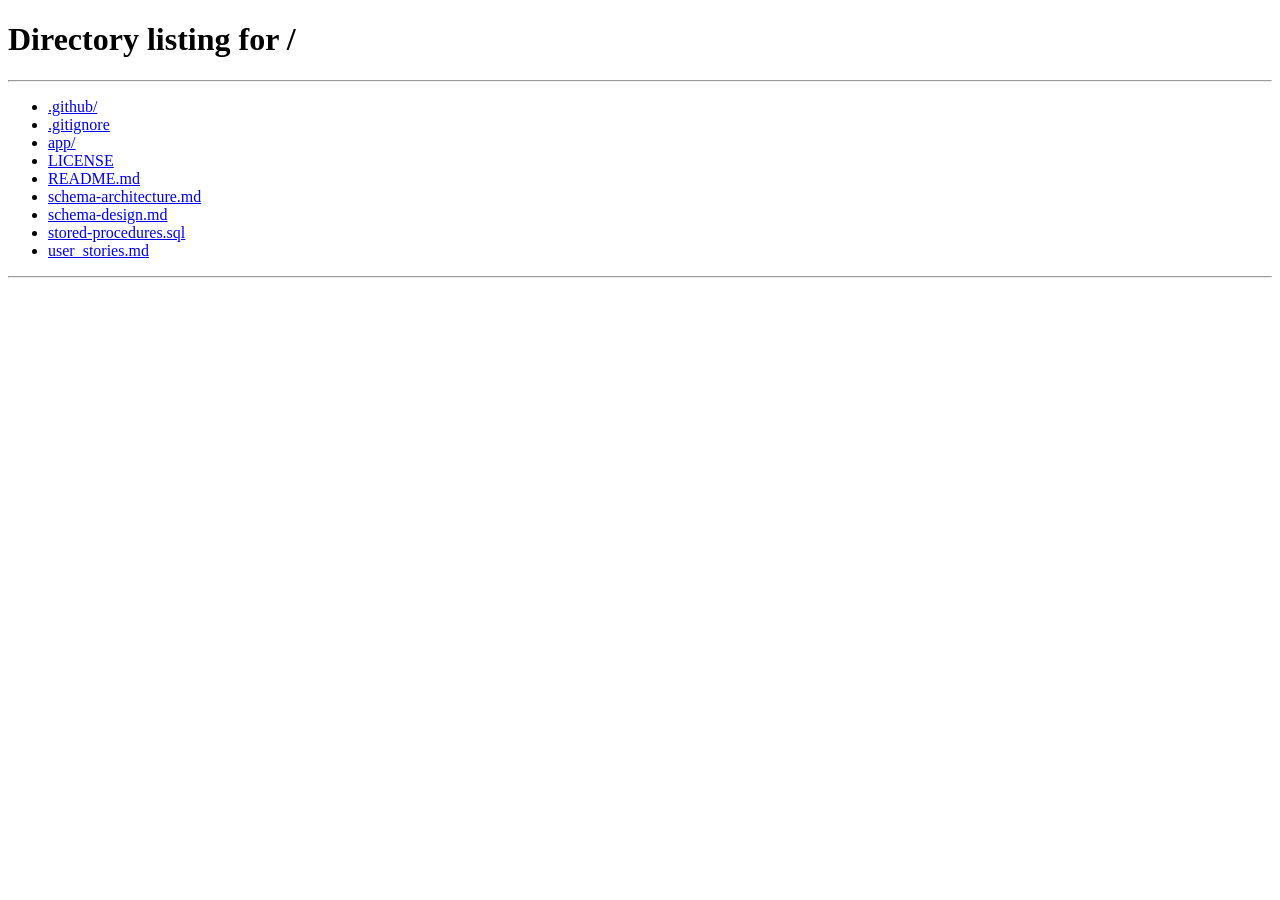
<file: app/src/main/resources/static/pages/addPrescription.html>
<!-- addPrescription.html -->
<!DOCTYPE html>
<html lang="en">

<head>
    <meta charset="UTF-8">
    <link rel="icon" type="image/svg+xml" href="../assets/images/logo/logo.png" />
    <title>DoctorDashboard</title>
    <link rel="stylesheet" href="../assets/css/adminDashboard.css">
    <link rel="stylesheet" href="../assets/css/doctorDashboard.css">
    <link rel="stylesheet" href="../assets/css/addPrescription.css">
    <link rel="stylesheet" href="../assets/css/style.css">
    <script src="../js/render.js" defer></script>
    <script src="../js/util.js" defer></script>
    <script src="../js/components/header.js" defer></script>
    <script src="../js/components/footer.js" defer></script>
    <script type="module" src = "../js/addPrescription.js"></script>

</head>

<body onload="renderContent()">
    <div class="container">
        <div class="wrapper">
            <div id="header"></div>
            <div class="main-content">
                <div class="form-container">
                    <h2 id="heading">Add <span>Prescription</span></h2>
                    <form>
                        <label for="patientName">Patient Name</label>
                        <input type="text" id="patientName" disabled>

                        <label for="medicines">Medicine Names</label>
                        <input type="text" id="medicines" placeholder="e.g. Paracetamol, Vitamin C" required>

                        <label for="dosage">Dosage Instructions</label>
                        <textarea id="dosage" rows="3"
                            placeholder="e.g - Paracetamol"></textarea>

                        <label for="notes">Additional Notes</label>
                        <textarea id="notes" rows="3"
                            placeholder="Any precautions or observations (optional)"></textarea>

                        <button type="submit" class="btn-primary" id="savePrescription">Add Prescription</button>
                        <button type="button" onclick="selectRole('doctor')" class="btn-secondary">Cancel</button>
                    </form>
                </div>
            </div>
            <div id="footer"></div>
        </div>
    </div>
</body>
</html>
</file>
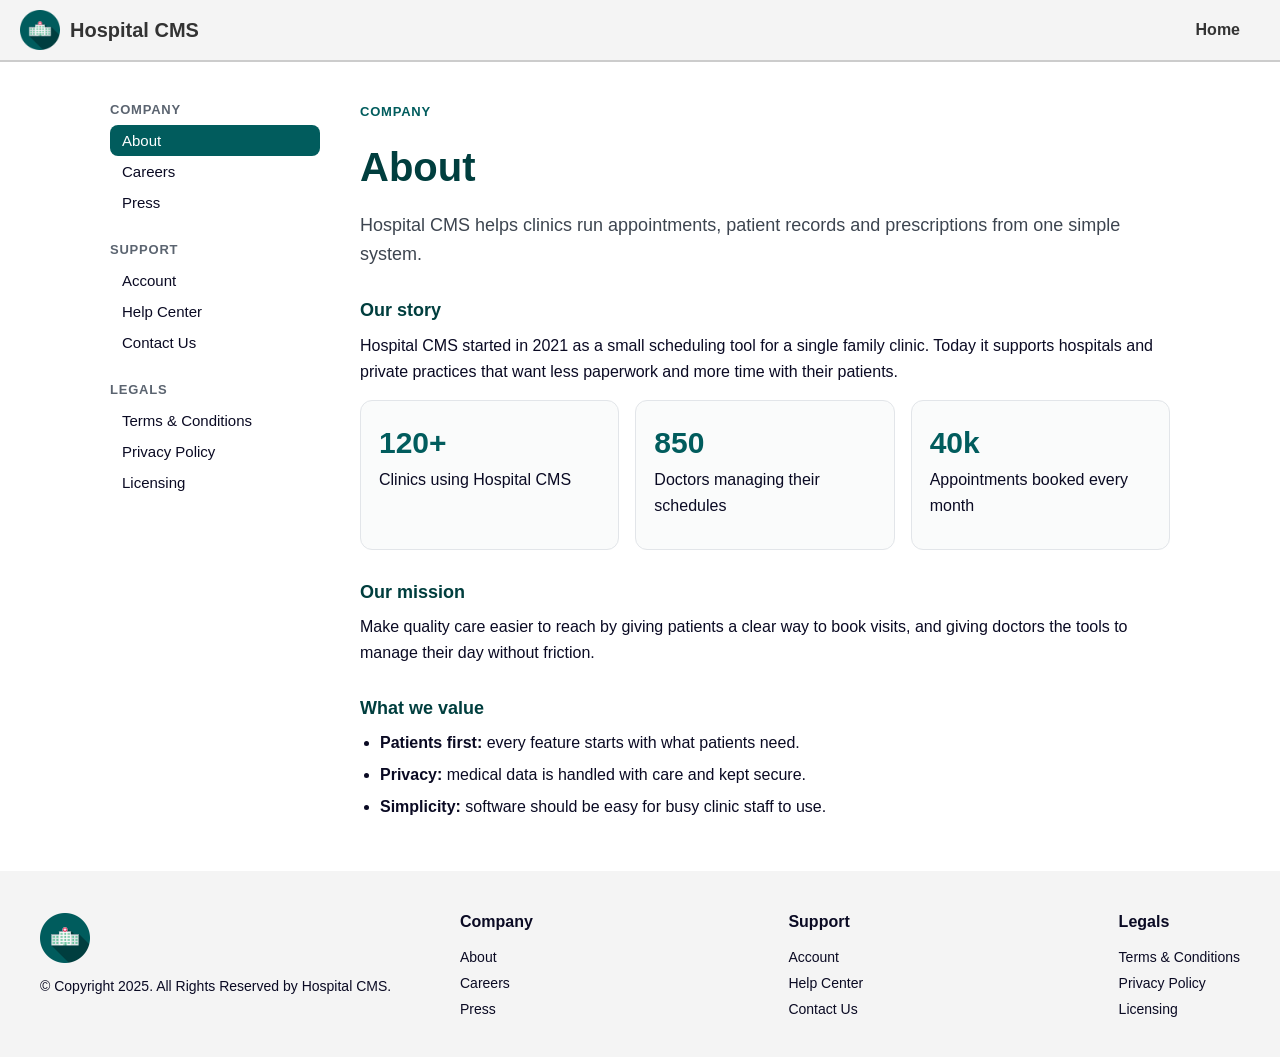
<file: app/src/main/resources/static/pages/info.html>
<!-- info.html: shared page for the footer links (About, Careers, Contact Us, ...) -->
<!DOCTYPE html>
<html lang="en">

<head>
    <meta charset="UTF-8">
    <meta name="viewport" content="width=device-width, initial-scale=1">
    <link rel="icon" type="image/png" href="../assets/images/logo/logo.png" />
    <title>Hospital CMS</title>
    <link rel="stylesheet" href="../assets/css/style.css">
    <link rel="stylesheet" href="../assets/css/info.css">
    <script src="../js/components/footer.js" defer></script>
    <script src="../js/info.js" defer></script>
</head>

<body>
    <div class="wrapper">
        <header class="header">
            <a href="/" class="logo-link">
                <img src="../assets/images/logo/logo.png" alt="Hospital CMS Logo" class="logo-img">
                <span class="logo-title">Hospital CMS</span>
            </a>
            <nav>
                <a href="/">Home</a>
            </nav>
        </header>

        <div class="info-layout">
            <aside class="info-nav" id="infoNav"></aside>
            <main class="info-content" id="infoContent"></main>
        </div>

        <div id="footer"></div>
    </div>
</body>

</html>
</file>
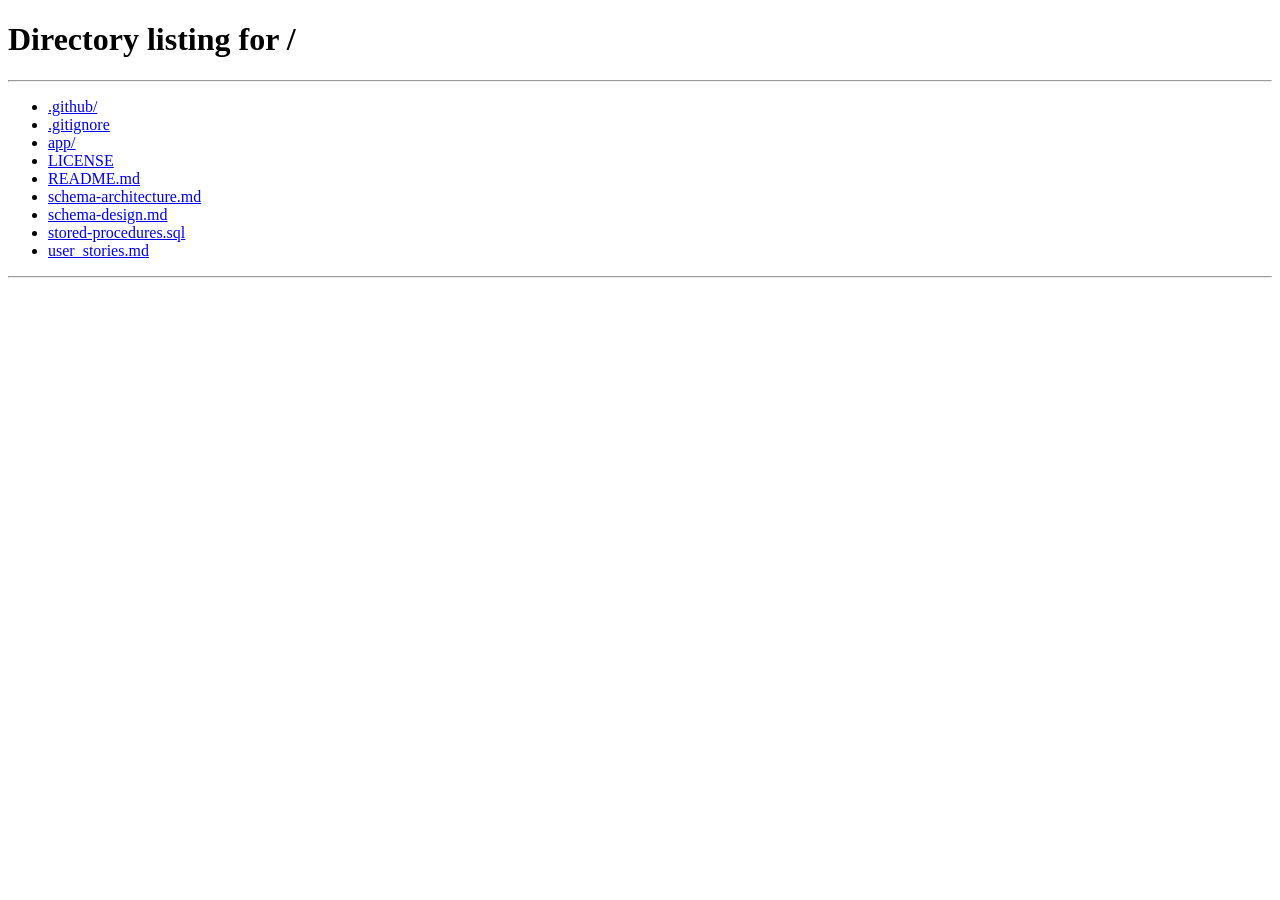
<file: app/src/main/resources/static/pages/loggedPatientDashboard.html>
<!-- loggedPatientDashboard.html -->
<!DOCTYPE html>
<html lang="en">
<head>
    <meta charset="UTF-8">
    <link rel="icon" type="image/svg+xml" href="../assets/images/logo/logo.png" />
    <title>LoggedPatientDashboard</title>
    <link rel = "stylesheet" href = "../assets/css/adminDashboard.css">
    <link rel = "stylesheet" href = "../assets/css/style.css">
    <link rel = "stylesheet" href = "../assets/css/patientDashboard.css">
    <script src = "../js/render.js" defer></script>
    <script src = "../js/util.js" defer></script>
    <script src = "../js/components/header.js" defer></script>
    <script src = "../js/components/footer.js" defer></script>
    <script type = "module" src = "../js/loggedPatient.js" defer></script>
</head>
<body onload="renderContent()">
    <div class="container">
        <div class="wrapper">
            <div id="header"></div>
            <main class="main-content">
                <input type="text" id="searchBar" class="searchBar" placeholder="Search Bar for custom output" />
                <div class="filter-wrapper">
                    <select class="filter-select" id="filterTime">
                        <option value="">Sort by Time</option>
                        <option value="AM">AM</option>
                        <option value="PM">PM</option>
                    </select>
                    <select class="filter-select" id="filterSpecialty">
                        <option value="">Filter by Specialty</option>
                        <option value="Cardiologist">Cardiologist</option>
                        <option value="Dermatologist">Dermatologist</option>
                        <option value="Neurologist">Neurologist</option>
                        <option value="Pediatrician">Pediatrician</option>
                        <option value="Orthopedic">Orthopedic</option>
                        <option value="Gynecologist">Gynecologist</option>
                        <option value="Psychiatrist">Psychiatrist</option>
                        <option value="Dentist">Dentist</option>
                        <option value="Ophthalmologist">Ophthalmologist</option>
                        <option value="Ent">ENT Specialist</option>
                        <option value="Urologist">Urologist</option>
                        <option value="Oncologist">Oncologist</option>
                        <option value="Gastroenterologist">Gastroenterologist</option>
                        <option value="General">General Physician</option>
                    </select>
                </div>
                <div id="content"></div>
            </main>
            <div id="footer"></div>
        </div>
    </div>
</body>
</html>
</file>
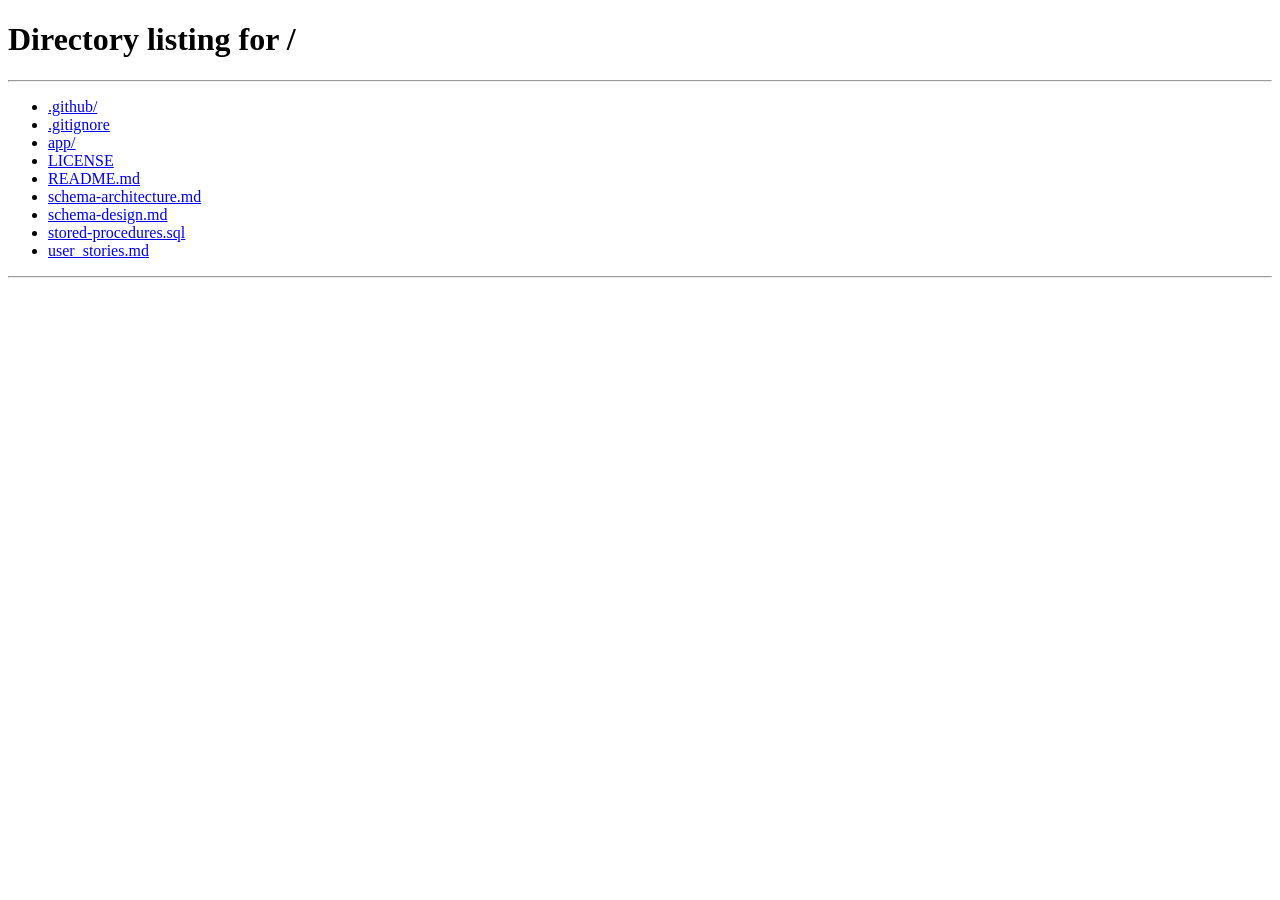
<file: app/src/main/resources/static/pages/patientAppointments.html>
<!-- patientAppointment.html -->
<!DOCTYPE html>
<html lang="en">

<head>
  <meta charset="UTF-8">
  <link rel="icon" type="image/svg+xml" href="../assets/images/logo/logo.png" />
  <title>Patient Appointments</title>
  <link rel="stylesheet" href="../assets/css/adminDashboard.css">
  <link rel="stylesheet" href="../assets/css/doctorDashboard.css">
  <link rel="stylesheet" href="../assets/css/style.css">
  <script src="../js/render.js" defer></script>
  <script src="../js/util.js" defer></script>
  <script src="../js/components/header.js" defer></script>
  <script src="../js/components/footer.js" defer></script>
  <script type="module" src="../js/patientAppointment.js" defer></script>
</head>

<body onload="renderContent()">
  <div class="container">
    <div class="wrapper">
      <div id="header"></div>
      <div class="main-content">
        <h2>Patient <span>Appointment</span></h2>
        <input type="text" id="searchBar" class="searchBar" placeholder="Search Bar for custom output" />
                <div class="filter-wrapper">
                    <select class="filter-select" id="appointmentFilter">
                        <option value="allAppointments">All Appointments</option>
                        <option value="future">Upcoming Appointments</option>
                        <option value="past">Past Appointments</option>
                    </select>
                </div>
        <table id="patientTable">
          <thead class="table-header">
            <tr>
              <th>Patient Name</th>
              <th>Doctor Name</th>
              <th>Date</th>
              <th>Time</th>
              <th>Actions</th>
            </tr>
          </thead>
          <tbody id="patientTableBody">
            <!-- rows will be inserted here dynamically -->
          </tbody>
        </table>
      </div>
      <div id="footer"></div>
    </div>
  </div>
</body>
</html>
</file>
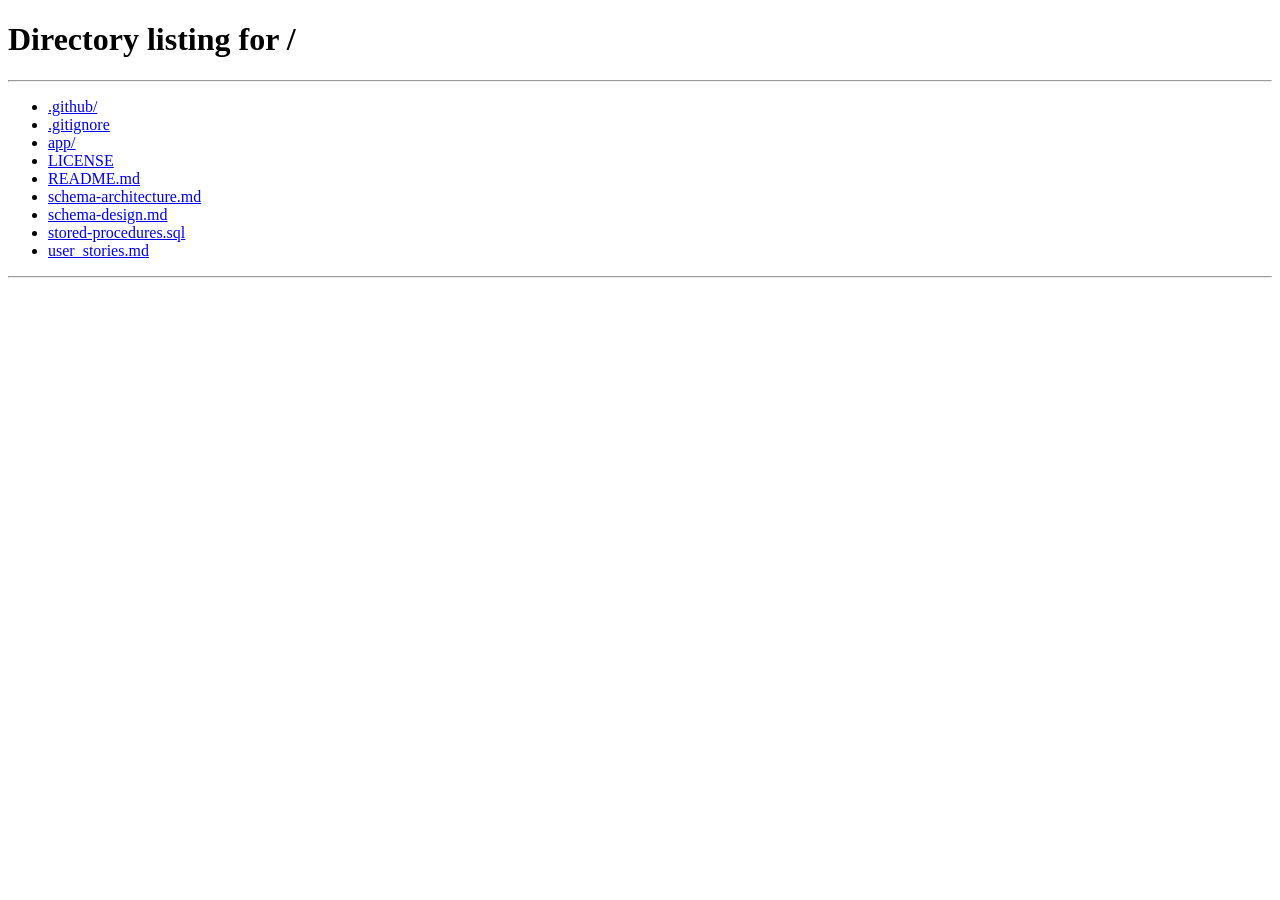
<file: app/src/main/resources/static/pages/patientDashboard.html>
<!-- patientDashboard.html -->
<!DOCTYPE html>
<html lang="en">

<head>
    <meta charset="UTF-8">
    <link rel="icon" type="image/svg+xml" href="../assets/images/logo/logo.png" />
    <title>PatientDashboard</title>
    <link rel="stylesheet" href="../assets/css/adminDashboard.css">
    <link rel="stylesheet" href="../assets/css/style.css">
    <link rel="stylesheet" href="../assets/css/patientDashboard.css">
    <script src="../js/render.js" defer></script>
    <script src="../js/util.js" defer></script>
    <script src="../js/components/header.js" defer></script>
    <script src="../js/components/footer.js" defer></script>
    <script type="module" src="../js/components/modals.js"></script>
</head>

<body onload="renderContent()">
    <div class="container">
        <div class="wrapper">
            <div id="header"></div>
            <main class="main-content">
                <input type="text" id="searchBar" class="searchBar" placeholder="Search Bar for custom output" />
                <div class="filter-wrapper">
                    <select class="filter-select" id="filterTime">
                        <option value="">Sort by Time</option>
                        <option value="AM">AM</option>
                        <option value="PM">PM</option>
                    </select>
                    <select class="filter-select" id="filterSpecialty">
                        <option value="">Filter by Specialty</option>
                        <option value="Cardiologist">Cardiologist</option>
                        <option value="Dermatologist">Dermatologist</option>
                        <option value="Neurologist">Neurologist</option>
                        <option value="Pediatrician">Pediatrician</option>
                        <option value="Orthopedic">Orthopedic</option>
                        <option value="Gynecologist">Gynecologist</option>
                        <option value="Psychiatrist">Psychiatrist</option>
                        <option value="Dentist">Dentist</option>
                        <option value="Ophthalmologist">Ophthalmologist</option>
                        <option value="Ent">ENT Specialist</option>
                        <option value="Urologist">Urologist</option>
                        <option value="Oncologist">Oncologist</option>
                        <option value="Gastroenterologist">Gastroenterologist</option>
                        <option value="General">General Physician</option>
                    </select>
                </div>
                <div id="content"></div>
            </main>
            <div id="footer"></div>
        </div>
    </div>
    <div id="modal" class="modal">
        <div class="modal-content">
            <span class="close" id="closeModal">&times;</span>
            <div id="modal-body"></div>
        </div>
    </div>
    <script type="module" src="../js/patientDashboard.js" defer></script>
</body>

</html>
</file>
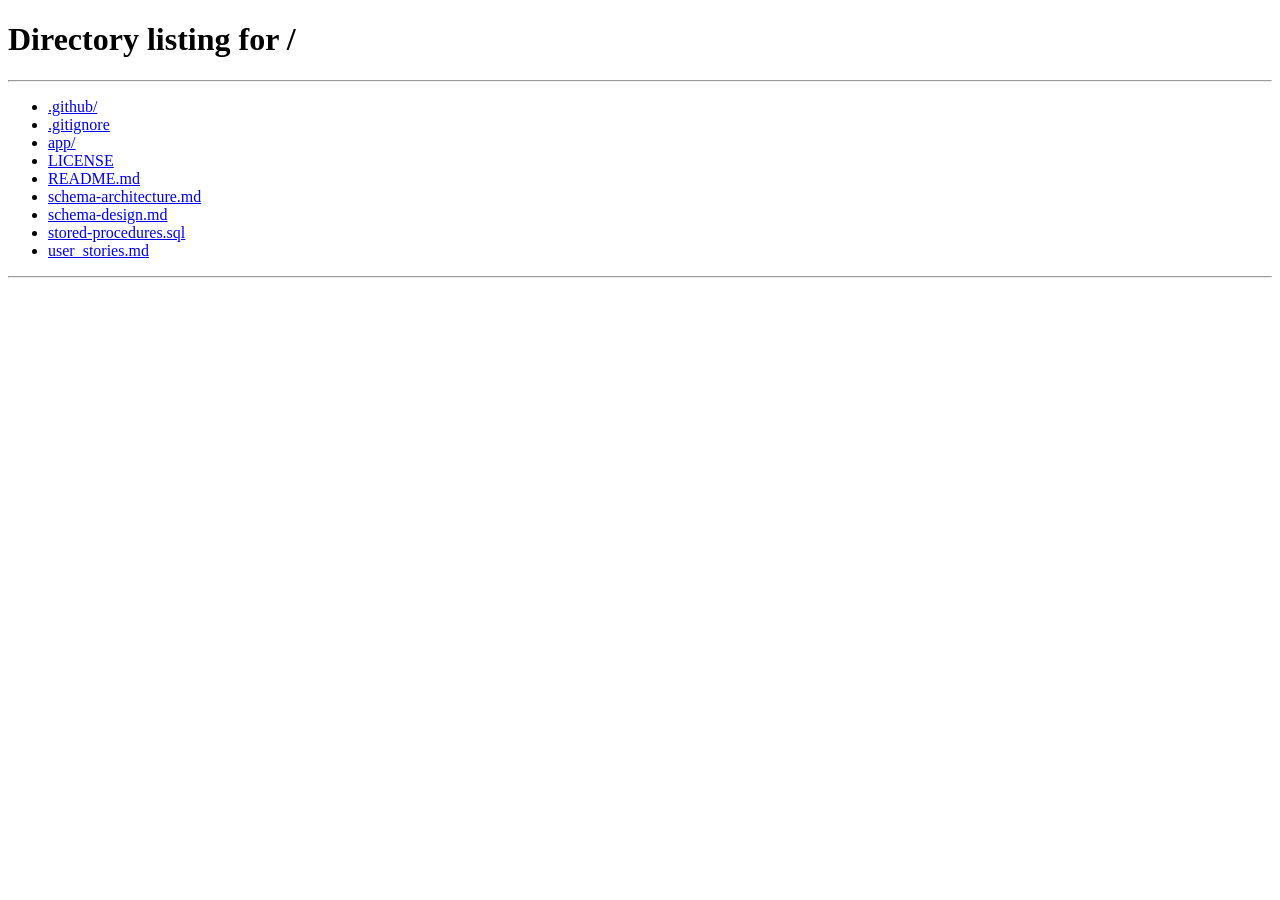
<file: app/src/main/resources/static/pages/patientRecord.html>
<!-- patientRecord.html -->
<!-- for doctor to see patient details -->
<!DOCTYPE html>
<html lang="en">
<head>
    <meta charset="UTF-8">
    <link rel="icon" type="image/svg+xml" href="../assets/images/logo/logo.png" />
    <title>DoctorDashboard</title>
    <link rel = "stylesheet" href = "../assets/css/adminDashboard.css">
    <link rel = "stylesheet" href = "../assets/css/doctorDashboard.css">
    <link rel = "stylesheet" href = "../assets/css/style.css">
    <script src = "../js/render.js" defer></script>
    <script src = "../js/util.js" defer></script>
    <script src = "../js/components/header.js" defer></script>
    <script src = "../js/components/footer.js" defer></script>
    <script type = "module" src = "../js/components/patientRecordRow.js" defer></script>
    <script type = "module" src = "../js/patientRecordServices.js" defer></script>
</head>
<body onload="renderContent()">
    <div class="container">
        <div class="wrapper">
            <div id="header"></div>
            <div class="main-content">
                <h2>Patient <span>Record</span></h2>
                <table id="patientTable">
                  <thead class="table-header">
                    <tr>
                      <th>Date</th>
                      <th>Appointment ID</th>
                      <th>Patient ID</th>
                      <th>Prescription</th>
                    </tr>
                  </thead>
                  <tbody id="patientTableBody"></tbody>
                </table>
              </div>
            <div id="footer"></div>
        </div>
    </div>

</body>  
</html>
</file>
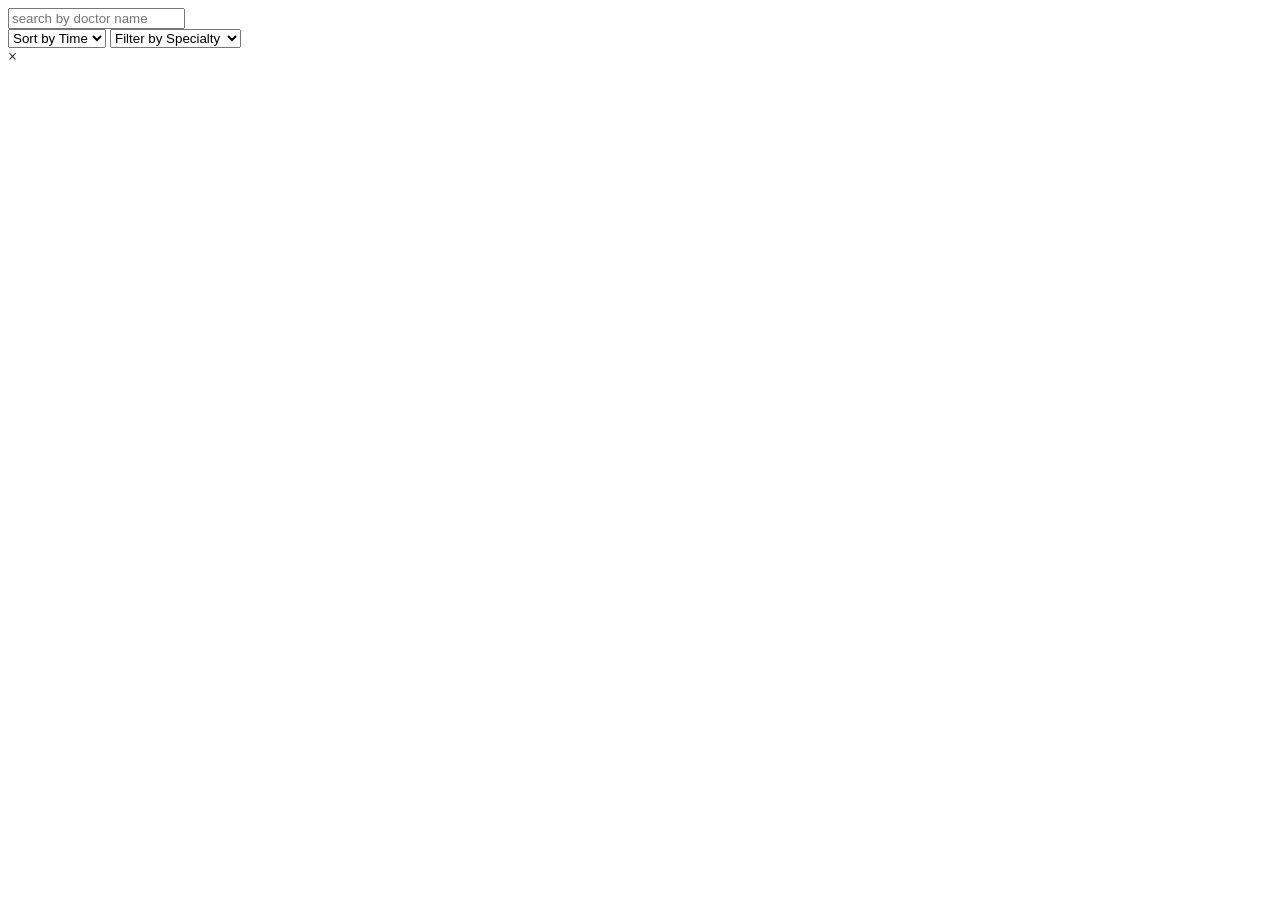
<file: app/src/main/resources/templates/admin/adminDashboard.html>
<!-- adminDashboard.html -->
<!DOCTYPE html>
<html lang="en" xmlns:th="http://www.thymeleaf.org">

<head>
    <meta charset="UTF-8">
    <link rel="icon" type="image/png" th:href="@{/assets/images/logo/logo.png}" />
    <title>Admin Dashboard</title>

    <link rel="stylesheet" th:href="@{/assets/css/adminDashboard.css}">
    <link rel="stylesheet" th:href="@{/assets/css/style.css}">

    <script th:src="@{/js/render.js}" defer></script>
    <script th:src="@{/js/util.js}" defer></script>
    <script th:src="@{/js/components/header.js}" defer></script>
    <script th:src="@{/js/components/footer.js}" defer></script>
</head>

<body onload="renderContent()">
    <div class="container">
        <div class="wrapper">
            <div id="header"></div>

            <main class="main-content">
                <input type="text" id="searchBar" class="searchBar" placeholder="search by doctor name" />

                <div class="filter-wrapper">
                    <select class="filter-select" id="filterTime">
                        <option value="">Sort by Time</option>
                        <option value="AM">AM</option>
                        <option value="PM">PM</option>
                    </select>
                    <select class="filter-select" id="filterSpecialty">
                        <option value="">Filter by Specialty</option>
                        <option value="Cardiologist">Cardiologist</option>
                        <option value="Dermatologist">Dermatologist</option>
                        <option value="Neurologist">Neurologist</option>
                        <option value="Pediatrician">Pediatrician</option>
                        <option value="Orthopedic">Orthopedic</option>
                        <option value="Gynecologist">Gynecologist</option>
                        <option value="Psychiatrist">Psychiatrist</option>
                        <option value="Dentist">Dentist</option>
                        <option value="Ophthalmologist">Ophthalmologist</option>
                        <option value="Ent">ENT Specialist</option>
                        <option value="Urologist">Urologist</option>
                        <option value="Oncologist">Oncologist</option>
                        <option value="Gastroenterologist">Gastroenterologist</option>
                        <option value="General">General Physician</option>
                    </select>
                </div>

                <div id="content"></div>
            </main>

            <div id="footer"></div>
        </div>
    </div>

    <div id="modal" class="modal">
        <span id="closeModal" class="close">&times;</span>
        <div id="modal-body"></div>
    </div>

    <script type="module" th:src="@{/js/adminDashboard.js}" defer></script>
    <script type="module" th:src="@{/js/components/doctorCard.js}" defer></script>
</body>

</html>
</file>
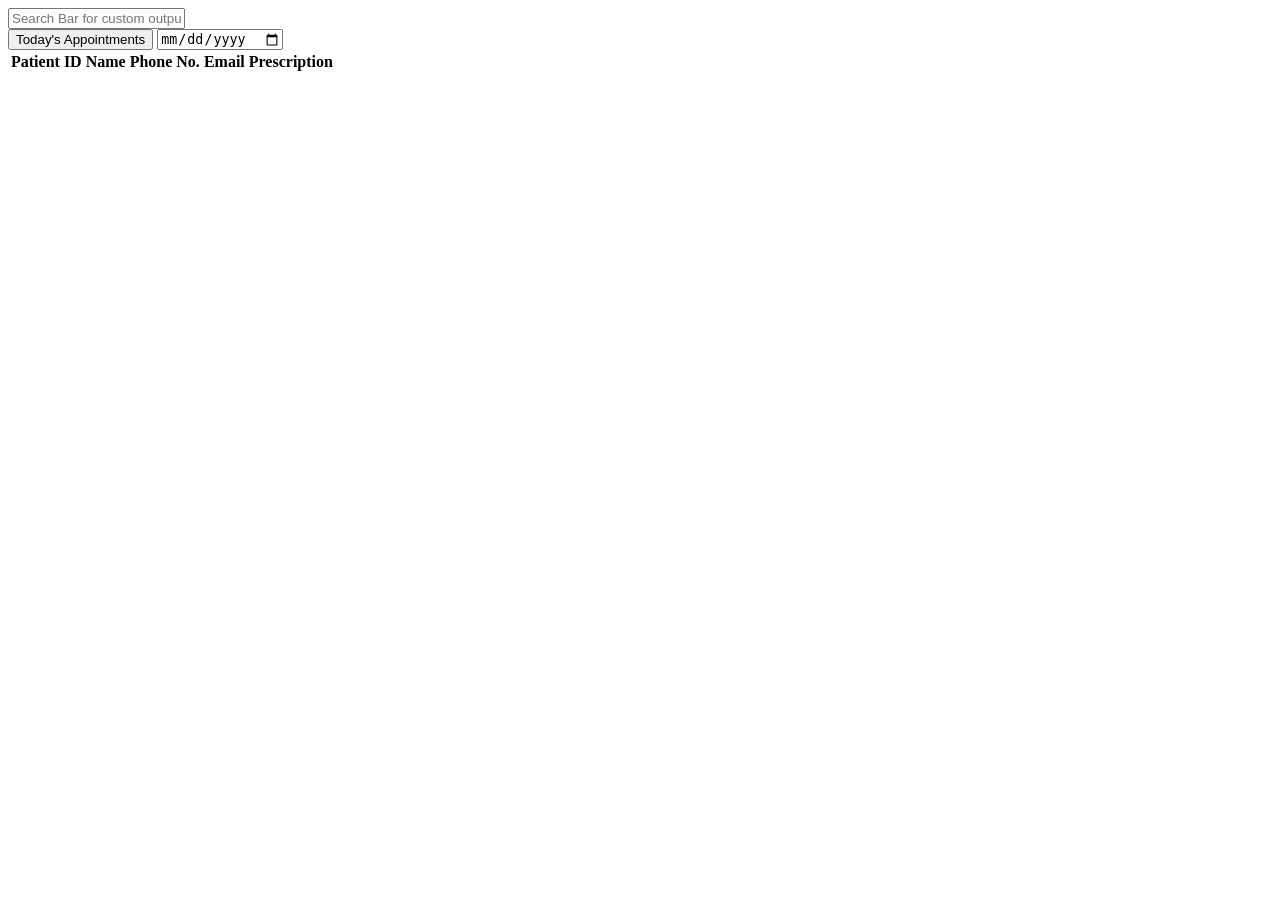
<file: app/src/main/resources/templates/doctor/doctorDashboard.html>
<!-- doctorDashboard.html -->
<!DOCTYPE html>
<html lang="en" xmlns:th="http://www.thymeleaf.org">

<head>
    <meta charset="UTF-8">
    <link rel="icon" type="image/png" th:href="@{/assets/images/logo/logo.png}" />
    <title>Doctor Dashboard</title>

    <link rel="stylesheet" th:href="@{/assets/css/adminDashboard.css}">
    <link rel="stylesheet" th:href="@{/assets/css/doctorDashboard.css}">
    <link rel="stylesheet" th:href="@{/assets/css/style.css}">

    <script th:src="@{/js/render.js}" defer></script>
    <script th:src="@{/js/util.js}" defer></script>
    <script th:src="@{/js/components/header.js}" defer></script>
    <script th:src="@{/js/components/footer.js}" defer></script>
    <script type="module" th:src="@{/js/doctorDashboard.js}" defer></script>
</head>

<body onload="renderContent()">
    <div class="container">
        <div class="wrapper">
            <div id="header"></div>

            <div class="main-content">
                <input type="text" id="searchBar" class="searchBar" placeholder="Search Bar for custom output" />

                <div class="filter-wrapper">
                    <button id="todayButton" class="today-btn">Today's Appointments</button>
                    <input type="date" id="datePicker" class="date-picker" />
                </div>

                <table id="patientTable">
                    <thead>
                        <tr>
                            <th>Patient ID</th>
                            <th>Name</th>
                            <th>Phone No.</th>
                            <th>Email</th>
                            <th>Prescription</th>
                        </tr>
                    </thead>
                    <tbody id="patientTableBody"></tbody>
                </table>
            </div>

            <div id="footer"></div>
        </div>
    </div>
</body>

</html>
</file>
<file: app/src/main/resources/static/assets/css/adminDashboard.css>
/*this is the style sheet for the adminDashboard. */

* {
    margin: 0;
    padding: 0;
    box-sizing: border-box;
}

html, body {
    height: 100%;
    font-family: Arial, sans-serif;
}

.wrapper {
    display: flex;
    flex-direction: column;
    min-height: 100vh;
}

h2 {
    font-size: 32px;
    font-weight: bold;
    margin-bottom: 50px;
    color: #003e3e;
}

.main-content {
    flex-grow: 1;
    padding: 40px;
    display: flex;
    flex-direction: column;
    text-align: center;
    background-image: url("../images/defineRole/index.png");
    background-size: cover;
    background-position: center;
    background-repeat: no-repeat;
    background-attachment: fixed;
}

button {
    background-color: #A62B1F;
    color: white;
    border: none;
    border-radius: 12px;
    padding: 10px 20px;
    margin-top: 20px;
    width: 200px;
    cursor: pointer;
    font-size: 16px;
}

button:hover {
    background-color: #A62B1F;
}

.adminBtn {
    background-color: #f4f4f4;
    color: #333;
    font-weight: bold;
    width: 110px;
    padding: 10px 0;
    border: none;
    cursor: pointer;
}

.adminBtn:hover {
    background-color: #f4f4f4;
    color: #A62B1F;
}
</file>
<file: app/src/main/resources/static/assets/css/doctorDashboard.css>
/* This is the style sheet for the doctorDashboard.html */

.table-header {
    font-size: 24px;
    color: #015c5d;
    margin-bottom: 30px;
    margin-right: 0;
}

table {
    width: 100%;
    border-collapse: collapse;
    font-family: sans-serif;
    margin-top: 20px;
}

thead {
    background-color: #33333310;
    color: #fff;
}

td, th {
    padding: 12px 16px;
    text-align: center;
    border-bottom: 1px solid #ddd;
}

tbody tr:nth-child(even) {
    background-color: #f9f9f959;
}

tbody tr:nth-child(odd) {
    background-color: #ffffffc0;
}

tbody tr:hover {
    background-color: #015c5d39;
}

.prescription-btn {
    width: 30px;
    height: 30px;
    cursor: pointer;
    transition: transform 0.2s ease, filter 0.2s ease;
}

.prescription-btn:hover {
    transform: scale(1.1);
    filter: brightness(1.2);
}

.prescription-btn:active {
    transform: scale(0.95);
}

.noPatientRecord {
    font-size: 16px;
    font-style: italic;
    color: grey;
}

.today-btn {
    margin-right: 10px;
    padding: 10px;
    background-color: #015c5d;
}

.date-picker {
    margin-left: 10px;
    margin-top: 13px;
    border-radius: 8px;
    padding: 10px;
    height: 30px;
}
</file>
<file: app/src/main/resources/static/assets/css/addPrescription.css>
/* This is the stylesheet for the addPrescription.html */

.form-container {
    width: 100%; 
    max-width: 600px;
    background: #ffffffc8;
    margin: 50px auto;
    padding: 30px;
    border-radius: 15px;
    box-shadow: 0 4px 12px rgba(0, 0, 0, 0.1);
    animation: fadeIn 0.5s ease-in-out;
  }

  .container h2 {
    text-align: center;
    color: #222;
    font-size: 28px;
    margin-bottom: 25px;
  }

  .container h2 span {
    color: #A62B1F;
  }

  label {
    display: block;
    margin-bottom: 6px;
    font-weight: 500;
    color: #333;
    text-align: left;
    font-size: 13px;
  }

  input, textarea {
    width: 100%;
    padding: 12px;
    resize: vertical;
    margin-bottom: 20px;
    border: 1px solid #cccccc6e;
    border-radius: 8px;
    font-size: 15px;
    outline: none;
    transition: 0.3s;
    font-family: "Verdana";
  }

  input:focus, textarea:focus {
    border-color: #015c5d;
    box-shadow: 0 0 4px #a7f3d0;
    filter: brightness(1.5);
  }

  #patientName{
    background-color: #bdbcbc80;
  }
  .btn-primary {
    background-color: #047857;
    color: #fff;
    padding: 14px;
    width: 100%;
    border: none;
    border-radius: 8px;
    font-size: 16px;
    cursor: pointer;
    transition: 0.3s;
  }

  .btn-primary:hover {
    background-color: #065f46;
  }

  .btn-secondary {
    background-color: transparent;
    color: #333;
    border: 1px solid #ccc;
    padding: 12px;
    width: 100%;
    border-radius: 8px;
    font-size: 15px;
    margin-top: 12px;
    cursor: pointer;
  }

  .btn-secondary:hover{
    color: #fff;
  }

  @keyframes fadeIn {
    from { opacity: 0; transform: translateY(30px); }
    to   { opacity: 1; transform: translateY(0); }
  }
</file>
<file: app/src/main/resources/static/assets/css/style.css>
/* This is the style sheet for global change across the files. */

/* style.css */
.header {
    display: flex;
    justify-content: space-between;
    align-items: center;
    background-color: #f4f4f4;
    color: #333;
    padding: 10px 20px;
    border-bottom: 2px solid #ccc;
    flex-wrap: wrap;
    min-height: 60px;
  }
  
  /* Logo section with image + title */
  .logo-link{
    display: flex;
    align-items: center;
    gap: 10px;
    
  }
  
  .logo-img {
    height: 40px;
    width: auto;
    max-width: 100%;
    object-fit: contain;
  }
  
  /* Logo text / slogan */
  .logo-title {
    font-size: 20px;
    font-weight: bold;
    color: #333;
  }
  
  /* Nav links styling */
  nav a {
    margin-left: 20px;
    margin-right: 20px;
    text-decoration: none;
    color: #333;
    font-weight: bold;
  }
  
  nav a:hover {
    color: #003e3e;
  }
  

  /* Responsive behavior */
  @media (max-width: 600px) {
    .header {
      flex-direction: column;
      align-items: flex-start;
    }
  
    nav {
      margin-top: 10px;
    }
  
    nav a {
      margin-left: 0;
      margin-right: 10px;
    }
  
    .logo-img {
      height: 30px;
    }
  
    .logo-title {
      font-size: 18px;
    }
  }

  .doctorHeader{
    margin-right: 30px
  }
  .doctorHeader:hover{
    color:#A62B1F;
  }
/* Footer Section */
.footer {
    background-color: #f4f4f4;
    color: #fff;
    padding: 40px 20px;
    border-top: 2px solid #f4f4f4;
    
  }
  
  .footer-container {
    display: flex;
    flex-wrap: wrap;
    justify-content: space-between;
    gap: 30px;
    max-width: 1200px;
    margin: 0 auto;
  }
  
  .footer-logo {
    flex: 1 1 250px;
    display: flex;
    flex-direction: column;
    align-items: flex-start;
    gap: 15px;
  }
  
  .footer-logo img {
    height: 50px;
    width: auto;
  }
  
  .footer-logo p {
    font-size: 14px;
    color: #0a0a23;
  }
  
  .footer-links {
    display: flex;
    flex: 2 1 500px;
    justify-content: space-between;
    flex-wrap: wrap;
    gap: 20px;
  }
  
  .footer-column {
    display: flex;
    flex-direction: column;
    gap: 10px;
  }
  
  .footer-column h4 {
    font-size: 16px;
    font-weight: bold;
    margin-bottom: 8px;
    color: #0a0a23;
  }
  
  .footer-column a {
    text-decoration: none;
    color: #0a0a23;
    font-size: 14px;
  }
  
  .footer-column a:hover {
    color: #003e3e;
    transition: color 0.3s ease;
  }
  
  /* Mobile Responsiveness */
  @media (max-width: 768px) {
    .footer-container {
      flex-direction: column;
      align-items: flex-start;
    }
  
    .footer-logo {
      flex-basis: auto;
    }

    .footer-links {
      flex-direction: column;
      flex-basis: auto;
      gap: 20px;
    }
  }
  

  .modal {
    display: none;
    position: fixed;
    z-index: 999;
    padding-top: 60px;
    left: 0;
    top: 0;
    width: 100%;
    height: 100%;
    background-color: rgba(0,0,0,0.6);
  }
  
  .modal-content {
    background-color: white;
    margin: auto;
    padding: 30px;
    border-radius: 10px;
    width: 400px;
    position: relative;
  }
  
  .modal-content h2{
    font-size: 32px;
  }

  .close {
    color: #aaa;
    position: absolute;
    right: 20px;
    top: 15px;
    font-size: 28px;
    font-weight: bold;
    cursor: pointer;
  }
  
  .close:hover {
    color: black;
  }



  .dashboard-btn{
    width: 100%;
  }

  .input-field {
    padding: 10px;
    border: 1px solid #ccc;
    font-size: 16px;
    margin-top: 10px;
    margin-bottom: 20px;
    width: 100%;
    appearance: none; /* Remove default OS styles */
    background-color: #fff;
    color: #333;
    cursor: pointer;
    border-radius: 8px;
  }
  
  .input-field:hover {
    border-color: #015c5d;
    background-color: #f0fdfd;
  }
  
  .input-field:focus {
    outline: none;
    border-color: #015c5d;
    box-shadow: 0 0 5px rgba(1, 92, 93, 0.5);
    filter: brightness(1.2);
  }
  
  .select-dropdown option {
    font-size: 16px;
    padding: 10px;
  }
  

  #content {
    display: grid;
    grid-template-columns: repeat(auto-fit, minmax(315px, 1fr));
    gap: 40px;
    padding: 20px;
  }

  .doctor-card {
    display: flex;
    flex-direction: column;
    justify-content: space-between;
    border: 1px solid #ddd;
    border-radius: 10px;
    width:auto;
    overflow: hidden;
    background-color: #fff;
    box-shadow: 0 4px 6px rgba(0,0,0,0.1);
    transition: transform 0.2s ease;
  }
  
  .doctor-card:hover {
    transform: scale(1.02);
  }
  
  .doctor-info {
    padding: 12px;
    flex-grow: 1;
  }
  
  .doctor-info h3 {
    margin-top: 30px;
    font-size: 24px;
    color: #015c5d;
  }
  
  .doctor-info p {
    margin: 20px 0px;
    font-size: 14px;
    color: #555;
  }
  
  .card-actions {
    background-color: #e28282;
    padding: 10px;
    text-align: center;
  }

  .card-actions:hover {
    background-color: #d26969;
  }
  
  .card-actions button {
    background: transparent;
    border: none;
    color: #fff;
    font-weight: bold;
    cursor: pointer;
  }
  
  .card-actions button:hover {
    color: #fff;
    border-color: #015c5d;
  }
  
  #roleSelector {
    width:auto;
    border-radius: 10px;
  }
  
  span {
    color : #A62B1F;
  }

  .searchBar{
    height: 30px;
    padding:20px;
    font-size: 16px;
    margin-bottom: 30px;
    border: 0.2px solid grey;
}

  .searchBar:focus{
    outline: none;
    border-color: #015c5d;
    box-shadow: 0 0 5px rgba(1, 92, 93, 0.697);
}

.filter-wrapper {
  width: 350px;
  display: flex;
  flex-direction: row;
  
}

.filter-select {
  margin-right: 8px;
  width: 100%;
  padding: 8px 12px;
  border: 1px solid #ccc;
  border-radius: 6px;
  background-color: #fff;
  color: #333;
  font-size: 14px;
  background-position: right 10px center;
  background-size: 16px 16px;
  cursor: pointer;
  transition: border-color 0.2s, box-shadow 0.2s;
}

.filter-select:focus {
  border-color: #015c5d;
  box-shadow: 0 0 5px rgba(1, 92, 93, 0.697);
  outline: none;
}

.availabilityLabel{
  margin-bottom: 8px;
}

.availability-container {
  margin-bottom: 1rem;
  
}

.checkbox-group {
  display: flex;
  flex-direction: column;
  gap: 1rem;
  margin-top: 1rem;
}

.checkbox-group label {
  font-weight: 500;
  cursor: pointer;
}

.checkbox-group input[type="checkbox"] {
  margin-right: 0.5rem;
  accent-color: #015c5db8; 
}
</file>
<file: app/src/main/resources/static/assets/css/info.css>
/* info.css: styles for the footer info pages (pages/info.html) */

* {
  margin: 0;
  padding: 0;
  box-sizing: border-box;
}

html, body {
  height: 100%;
  font-family: 'Roboto', sans-serif;
  color: #0a0a23;
  background-color: #fff;
}

.wrapper {
  display: flex;
  flex-direction: column;
  min-height: 100vh;
}

.logo-link {
  text-decoration: none;
}

.info-layout {
  flex-grow: 1;
  display: flex;
  gap: 40px;
  width: 100%;
  max-width: 1100px;
  margin: 0 auto;
  padding: 40px 20px;
}

/* Side navigation */
.info-nav {
  flex: 0 0 210px;
  display: flex;
  flex-direction: column;
  gap: 24px;
}

.info-nav h4 {
  font-size: 13px;
  text-transform: uppercase;
  letter-spacing: 0.06em;
  color: #5b6470;
  margin-bottom: 8px;
}

.info-nav a {
  display: block;
  padding: 7px 12px;
  border-radius: 8px;
  color: #0a0a23;
  text-decoration: none;
  font-size: 15px;
}

.info-nav a:hover {
  background-color: #f4f4f4;
}

.info-nav a.active {
  background-color: #015c5d;
  color: #fff;
}

/* Page content */
.info-content {
  flex: 1 1 auto;
  min-width: 0;
  line-height: 1.6;
}

.info-content .eyebrow {
  font-size: 13px;
  text-transform: uppercase;
  letter-spacing: 0.06em;
  color: #015c5d;
  font-weight: bold;
}

.info-content h1 {
  font-family: 'Alegreya', 'Roboto', sans-serif;
  font-size: 40px;
  color: #003e3e;
  margin: 4px 0 12px;
}

.info-content .lead {
  font-size: 18px;
  color: #3d4550;
  margin-bottom: 28px;
}

.info-content h3 {
  font-size: 18px;
  color: #003e3e;
  margin: 28px 0 8px;
}

.info-content p {
  margin-bottom: 12px;
}

.info-content ul {
  margin: 0 0 12px 20px;
}

.info-content li {
  margin-bottom: 6px;
}

.info-content a {
  color: #015c5d;
}

.info-content .updated {
  font-size: 13px;
  color: #5b6470;
  margin-top: 32px;
}

/* Cards (stats, jobs, press items, contact) */
.card-grid {
  display: grid;
  grid-template-columns: repeat(auto-fill, minmax(220px, 1fr));
  gap: 16px;
  margin: 16px 0 8px;
}

.card {
  border: 1px solid #e2e5e9;
  border-radius: 12px;
  padding: 18px;
  background-color: #fafbfb;
}

.card h4 {
  font-size: 16px;
  color: #003e3e;
  margin-bottom: 6px;
}

.card .meta {
  font-size: 13px;
  color: #5b6470;
  margin-bottom: 8px;
}

.card .stat {
  font-size: 30px;
  font-weight: bold;
  color: #015c5d;
}

.contact-card {
  border: 1px solid #015c5d;
  background-color: #f2f8f8;
}

.contact-row {
  display: flex;
  gap: 10px;
  margin-bottom: 8px;
  overflow-wrap: anywhere;
}

/* style.css colors every span red, so reset it here */
.contact-row span {
  color: #0a0a23;
}

.contact-row span:first-child {
  flex: 0 0 70px;
  color: #5b6470;
}

/* FAQ */
.faq details {
  border-bottom: 1px solid #e2e5e9;
  padding: 12px 0;
}

.faq summary {
  cursor: pointer;
  font-weight: bold;
  color: #003e3e;
}

.faq details p {
  margin: 8px 0 0;
}

@media (max-width: 768px) {
  .info-layout {
    flex-direction: column;
    gap: 24px;
    padding: 24px 16px;
  }

  .info-nav {
    flex: none;
    flex-direction: row;
    flex-wrap: wrap;
    gap: 16px;
  }

  .info-content h1 {
    font-size: 32px;
  }
}
</file>
<file: app/src/main/resources/static/assets/css/patientDashboard.css>
/* This is the style sheet for the patientDashboard.html */
  .card-actions {
    background-color: #244557;
    padding: 10px;
    text-align: center;
  }

  .card-actions:hover{
    background-color: #1c3745;
  }
  .ripple-overlay {
    position: fixed;
    width: 20px;
    height: 20px;
    background-color: #1c3745;
    border-radius: 50%;
    z-index: 9999;
    transform: translate(-50%, -50%) scale(0);
    transition: transform 1s ease-out, opacity 1s ease;
  }
  
  .ripple-overlay.active {
    transform: translate(-50%, -50%) scale(150);
    opacity: 1;
  }
  
  .modalApp {
    position: fixed;
  bottom: -100%;
  left: 50%;
  transform: translateX(-50%);
  width: 50%;
  background: #fff;
  padding: 20px;
  z-index: 10000;
  transition: bottom 1.5s ease-in;
  box-shadow: 0 -5px 10px rgba(0, 0, 0, 0.3);
  border-radius: 10px 10px 0 0;
  text-align: center;
  }
  
  .modalApp.active {
    bottom: 0;
  }
  
  .modalApp h2 {
    margin-top: 20px;
  }
  
  .modalApp input {
    display: block;
    margin: 10px auto;
    padding: 10px;
    width: 90%;
    margin-bottom: 40px;
  }

  .modalApp select {
    display: block;
    margin: 10px auto;
    padding: 10px;
    width: 90%;
    margin-bottom: 40px;
  }
  
  .confirm-booking {
    padding: 10px 20px;
    background: #1c3745;
    color: #fff;
    border: none;
    cursor: pointer;
    
  
    
  }
  .confirm-booking:hover {
    filter: brightness(1.2);
    background-color: #1c3745;
  }
</file>
